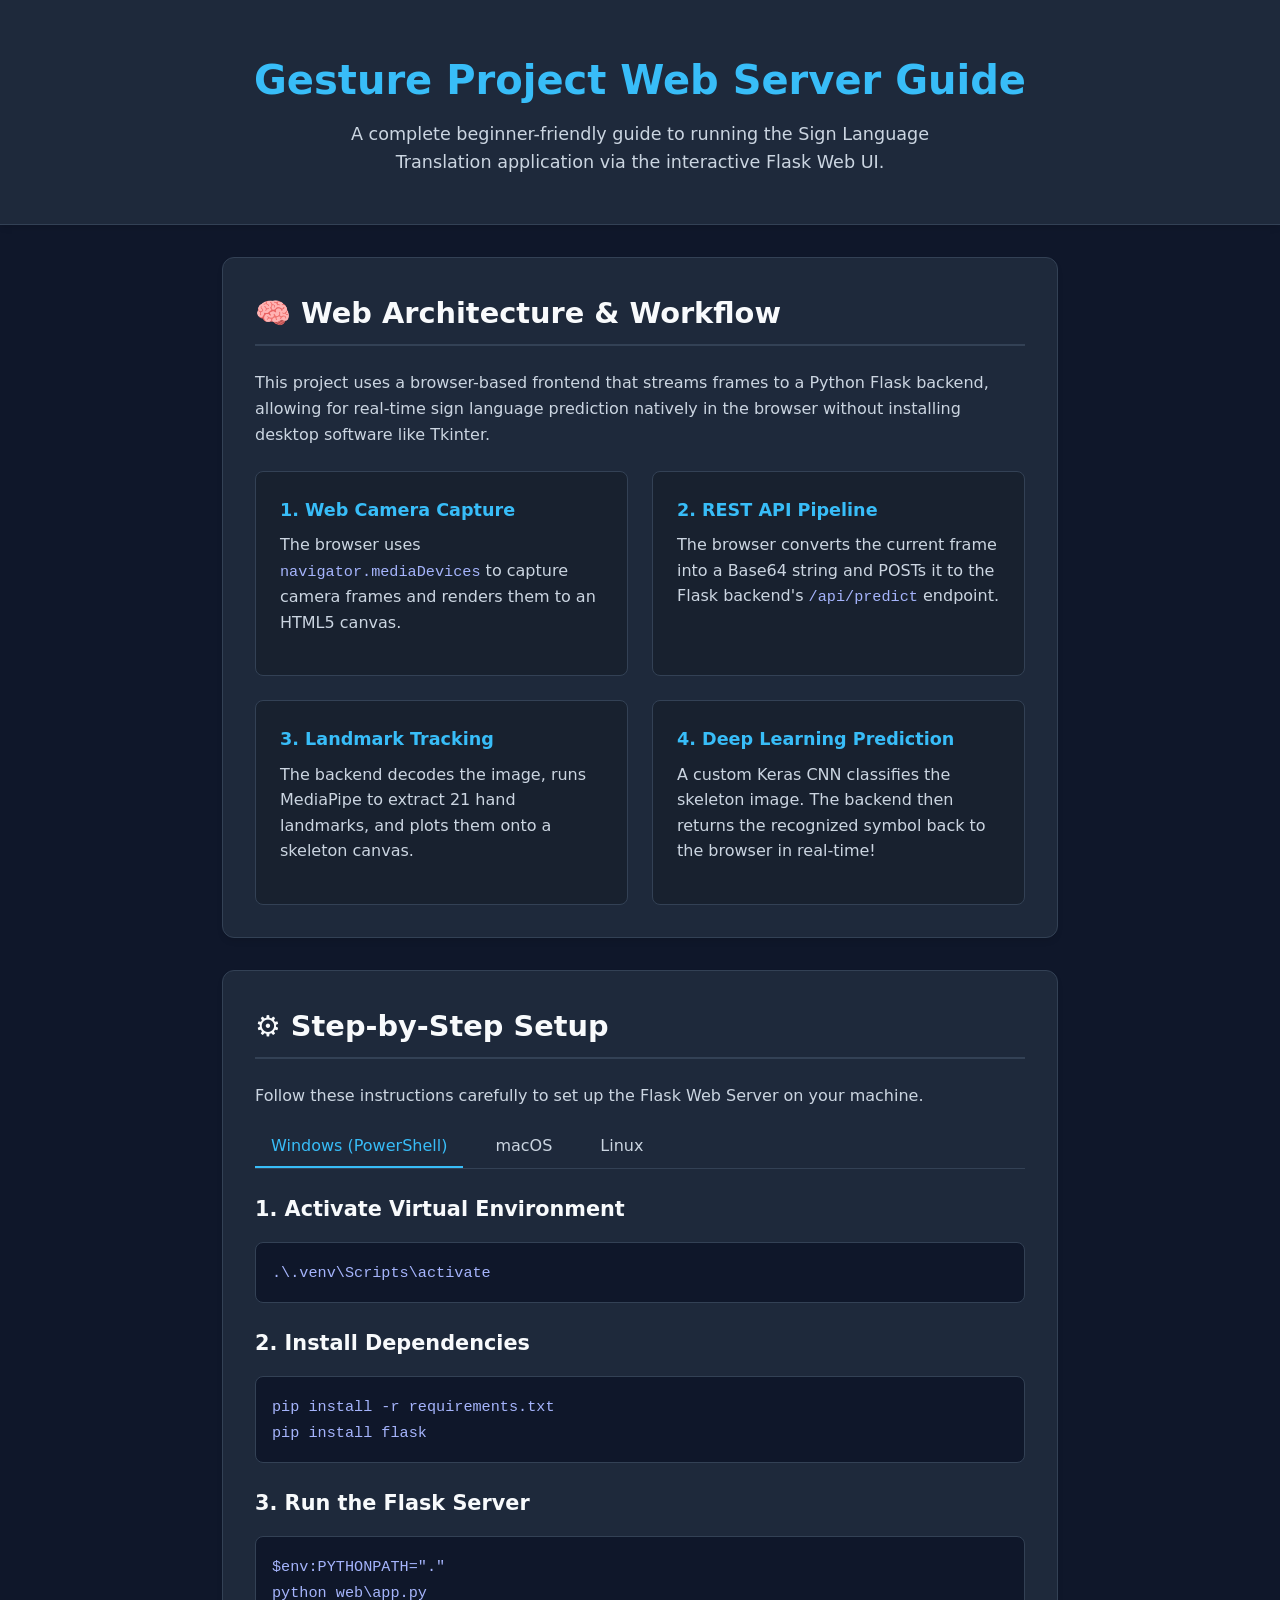
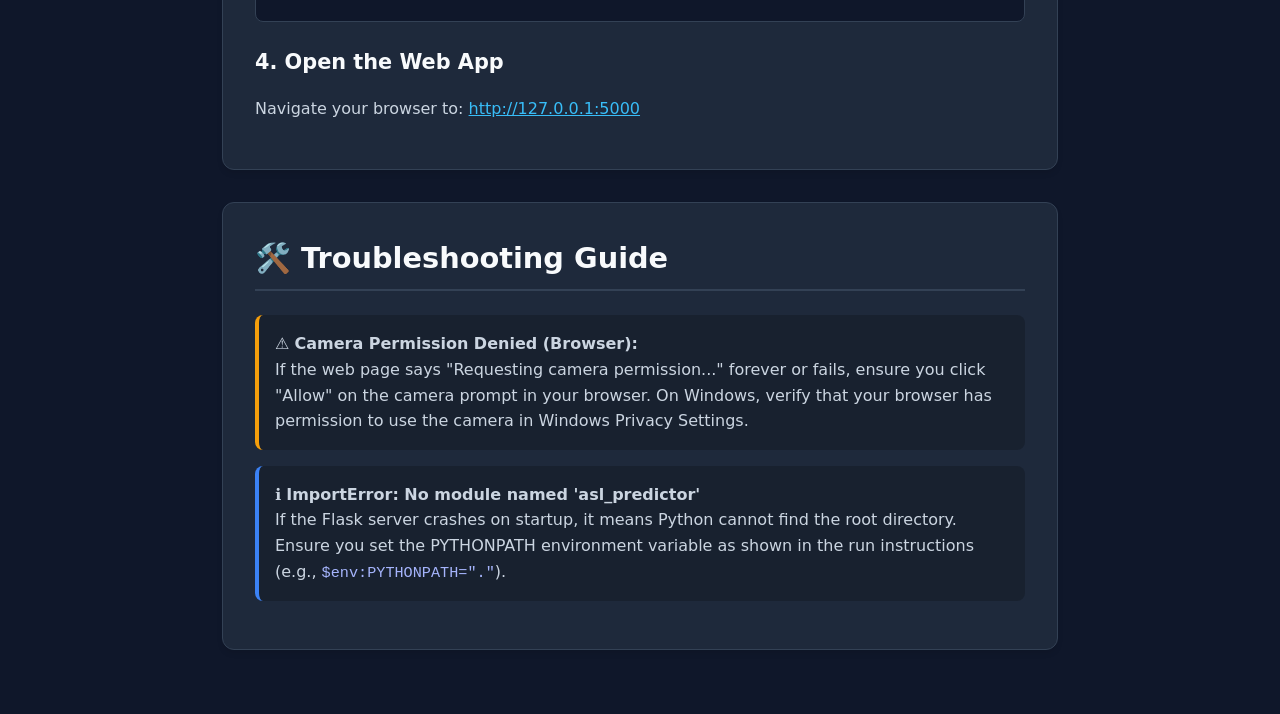
<file: repo/setup_instructions.html>
<!DOCTYPE html>
<html lang="en">
<head>
    <meta charset="UTF-8">
    <meta name="viewport" content="width=device-width, initial-scale=1.0">
    <title>Gesture Project Setup Guide</title>
    <style>
        :root {
            --bg-color: #0f172a;
            --text-color: #cbd5e1;
            --heading-color: #f8fafc;
            --accent-color: #38bdf8;
            --card-bg: #1e293b;
            --code-bg: #0f172a;
            --border-color: #334155;
        }

        * {
            box-sizing: border-box;
            margin: 0;
            padding: 0;
        }

        body {
            font-family: 'Inter', system-ui, -apple-system, sans-serif;
            background-color: var(--bg-color);
            color: var(--text-color);
            line-height: 1.6;
        }

        header {
            background-color: var(--card-bg);
            padding: 3rem 2rem;
            text-align: center;
            border-bottom: 1px solid var(--border-color);
            box-shadow: 0 4px 6px -1px rgba(0, 0, 0, 0.1);
        }

        h1 {
            color: var(--accent-color);
            font-size: 2.5rem;
            margin-bottom: 0.5rem;
        }

        header p {
            font-size: 1.1rem;
            max-width: 600px;
            margin: 0 auto;
        }

        main {
            max-width: 900px;
            margin: 0 auto;
            padding: 2rem;
        }

        section {
            background-color: var(--card-bg);
            border-radius: 12px;
            padding: 2rem;
            margin-bottom: 2rem;
            box-shadow: 0 4px 6px -1px rgba(0, 0, 0, 0.1);
            border: 1px solid var(--border-color);
            transition: transform 0.2s ease;
        }

        h2 {
            color: var(--heading-color);
            font-size: 1.8rem;
            margin-bottom: 1.5rem;
            padding-bottom: 0.5rem;
            border-bottom: 2px solid var(--border-color);
            display: flex;
            align-items: center;
        }

        h3 {
            color: var(--heading-color);
            font-size: 1.3rem;
            margin: 1.5rem 0 1rem;
        }

        p, ul, ol {
            margin-bottom: 1rem;
        }

        ul, ol {
            padding-left: 1.5rem;
        }

        li {
            margin-bottom: 0.5rem;
        }

        .code-block {
            background-color: var(--code-bg);
            padding: 1rem;
            border-radius: 8px;
            border: 1px solid var(--border-color);
            position: relative;
            margin: 1rem 0;
            overflow-x: auto;
        }

        code {
            font-family: 'Fira Code', 'Courier New', Courier, monospace;
            color: #a5b4fc;
            font-size: 0.95rem;
            white-space: pre-wrap;
        }

        .inline-code {
            background-color: var(--code-bg);
            padding: 0.2rem 0.4rem;
            border-radius: 4px;
            color: #a5b4fc;
            font-family: monospace;
        }

        .alert {
            padding: 1rem;
            border-radius: 8px;
            margin: 1rem 0;
            border-left: 4px solid;
            background-color: rgba(0,0,0,0.2);
        }

        .alert-warning {
            border-color: #f59e0b;
        }
        
        .alert-warning::before {
            content: "⚠️ ";
        }

        .alert-info {
            border-color: #3b82f6;
        }
        
        .alert-info::before {
            content: "ℹ️ ";
        }

        .tabs {
            display: flex;
            gap: 1rem;
            margin-bottom: 1rem;
            border-bottom: 1px solid var(--border-color);
        }

        .tab {
            padding: 0.5rem 1rem;
            cursor: pointer;
            color: var(--text-color);
            border-bottom: 2px solid transparent;
            font-weight: 500;
        }

        .tab.active {
            color: var(--accent-color);
            border-color: var(--accent-color);
        }

        .tab-content {
            display: none;
        }

        .tab-content.active {
            display: block;
        }
        
        .architecture-grid {
            display: grid;
            grid-template-columns: repeat(auto-fit, minmax(250px, 1fr));
            gap: 1.5rem;
            margin-top: 1.5rem;
        }
        
        .arch-card {
            background-color: rgba(0,0,0,0.2);
            padding: 1.5rem;
            border-radius: 8px;
            border: 1px solid var(--border-color);
        }
        
        .arch-card h4 {
            color: var(--accent-color);
            margin-bottom: 0.5rem;
            font-size: 1.1rem;
        }

        @media (max-width: 768px) {
            main {
                padding: 1rem;
            }
            section {
                padding: 1.5rem;
            }
        }
    </style>
</head>
<body>

    <header>
        <h1>Gesture Project Web Server Guide</h1>
        <p>A complete beginner-friendly guide to running the Sign Language Translation application via the interactive Flask Web UI.</p>
    </header>

    <main>
        <section id="architecture">
            <h2>🧠 Web Architecture & Workflow</h2>
            <p>This project uses a browser-based frontend that streams frames to a Python Flask backend, allowing for real-time sign language prediction natively in the browser without installing desktop software like Tkinter.</p>
            
            <div class="architecture-grid">
                <div class="arch-card">
                    <h4>1. Web Camera Capture</h4>
                    <p>The browser uses <code>navigator.mediaDevices</code> to capture camera frames and renders them to an HTML5 canvas.</p>
                </div>
                <div class="arch-card">
                    <h4>2. REST API Pipeline</h4>
                    <p>The browser converts the current frame into a Base64 string and POSTs it to the Flask backend's <code>/api/predict</code> endpoint.</p>
                </div>
                <div class="arch-card">
                    <h4>3. Landmark Tracking</h4>
                    <p>The backend decodes the image, runs MediaPipe to extract 21 hand landmarks, and plots them onto a skeleton canvas.</p>
                </div>
                <div class="arch-card">
                    <h4>4. Deep Learning Prediction</h4>
                    <p>A custom Keras CNN classifies the skeleton image. The backend then returns the recognized symbol back to the browser in real-time!</p>
                </div>
            </div>
        </section>

        <section id="setup">
            <h2>⚙️ Step-by-Step Setup</h2>
            <p>Follow these instructions carefully to set up the Flask Web Server on your machine.</p>
            
            <div class="tabs">
                <div class="tab active" onclick="switchTab('win')">Windows (PowerShell)</div>
                <div class="tab" onclick="switchTab('mac')">macOS</div>
                <div class="tab" onclick="switchTab('linux')">Linux</div>
            </div>

            <div id="win" class="tab-content active">
                <h3>1. Activate Virtual Environment</h3>
                <div class="code-block"><code>.\.venv\Scripts\activate</code></div>
                
                <h3>2. Install Dependencies</h3>
                <div class="code-block"><code>pip install -r requirements.txt
pip install flask</code></div>
                
                <h3>3. Run the Flask Server</h3>
                <div class="code-block"><code>$env:PYTHONPATH="."
python web\app.py</code></div>

                <h3>4. Open the Web App</h3>
                <p>Navigate your browser to: <a href="http://127.0.0.1:5000" target="_blank" style="color: var(--accent-color);">http://127.0.0.1:5000</a></p>
            </div>

            <div id="mac" class="tab-content">
                <h3>1. Activate Virtual Environment</h3>
                <div class="code-block"><code>source .venv/bin/activate</code></div>
                
                <h3>2. Install Dependencies</h3>
                <div class="code-block"><code>brew install enchant
pip install -r requirements.txt
pip install flask</code></div>
                
                <h3>3. Run the Flask Server</h3>
                <div class="code-block"><code>PYTHONPATH="." python web/app.py</code></div>

                <h3>4. Open the Web App</h3>
                <p>Navigate your browser to: <a href="http://127.0.0.1:5000" target="_blank" style="color: var(--accent-color);">http://127.0.0.1:5000</a></p>
            </div>

            <div id="linux" class="tab-content">
                <h3>1. Activate Virtual Environment</h3>
                <div class="code-block"><code>source .venv/bin/activate</code></div>
                
                <h3>2. Install Dependencies</h3>
                <div class="code-block"><code>sudo apt-get install python3-enchant libenchant-2-2 espeak
pip install -r requirements.txt
pip install flask</code></div>
                
                <h3>3. Run the Flask Server</h3>
                <div class="code-block"><code>PYTHONPATH="." python web/app.py</code></div>

                <h3>4. Open the Web App</h3>
                <p>Navigate your browser to: <a href="http://127.0.0.1:5000" target="_blank" style="color: var(--accent-color);">http://127.0.0.1:5000</a></p>
            </div>
        </section>

        <section id="troubleshooting">
            <h2>🛠️ Troubleshooting Guide</h2>
            
            <div class="alert alert-warning">
                <strong>Camera Permission Denied (Browser):</strong> <br>
                If the web page says "Requesting camera permission..." forever or fails, ensure you click "Allow" on the camera prompt in your browser. On Windows, verify that your browser has permission to use the camera in Windows Privacy Settings.
            </div>

            <div class="alert alert-info">
                <strong>ImportError: No module named 'asl_predictor'</strong> <br>
                If the Flask server crashes on startup, it means Python cannot find the root directory. Ensure you set the PYTHONPATH environment variable as shown in the run instructions (e.g., <code>$env:PYTHONPATH="."</code>).
            </div>
        </section>

    </main>

    <script>
        function switchTab(platform) {
            document.querySelectorAll('.tab').forEach(tab => tab.classList.remove('active'));
            document.querySelectorAll('.tab-content').forEach(content => content.classList.remove('active'));
            document.querySelector(`.tab[onclick="switchTab('${platform}')"]`).classList.add('active');
            document.getElementById(platform).classList.add('active');
        }
    </script>
</body>
</html>
</file>
